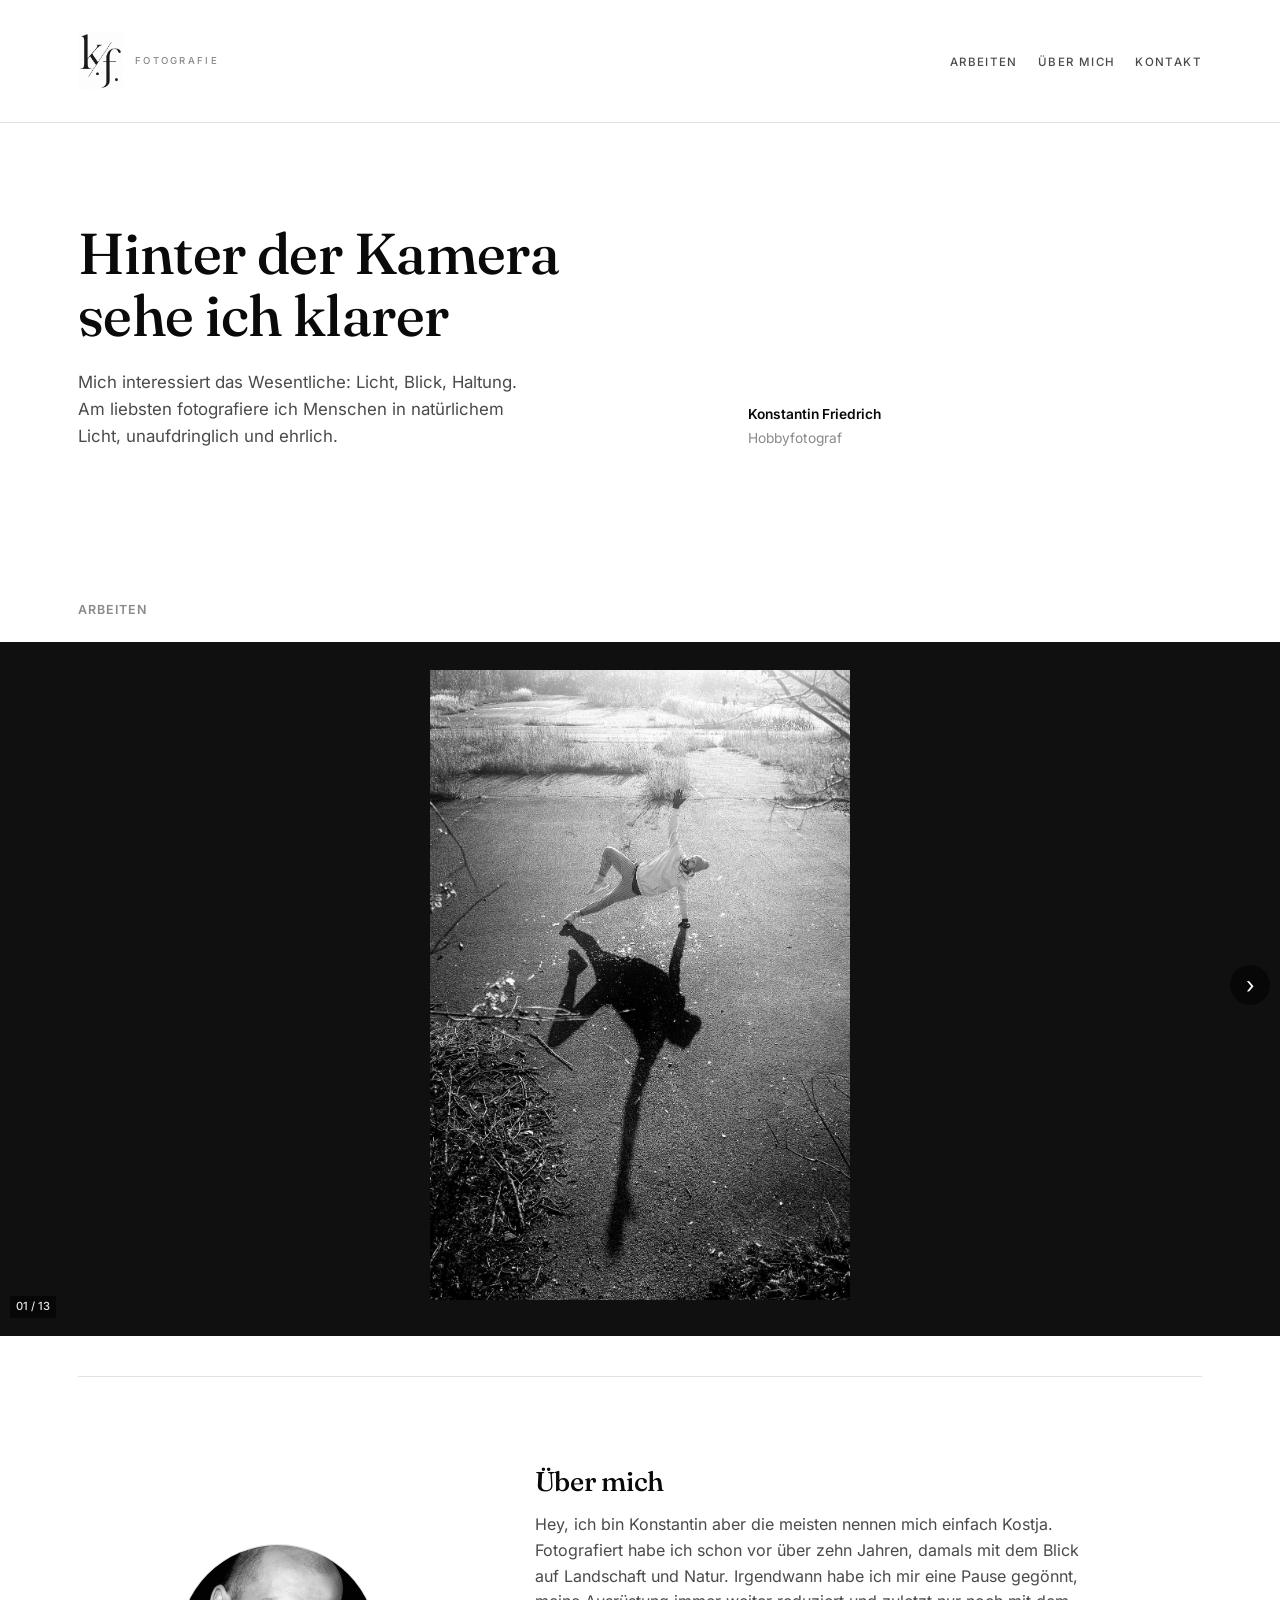
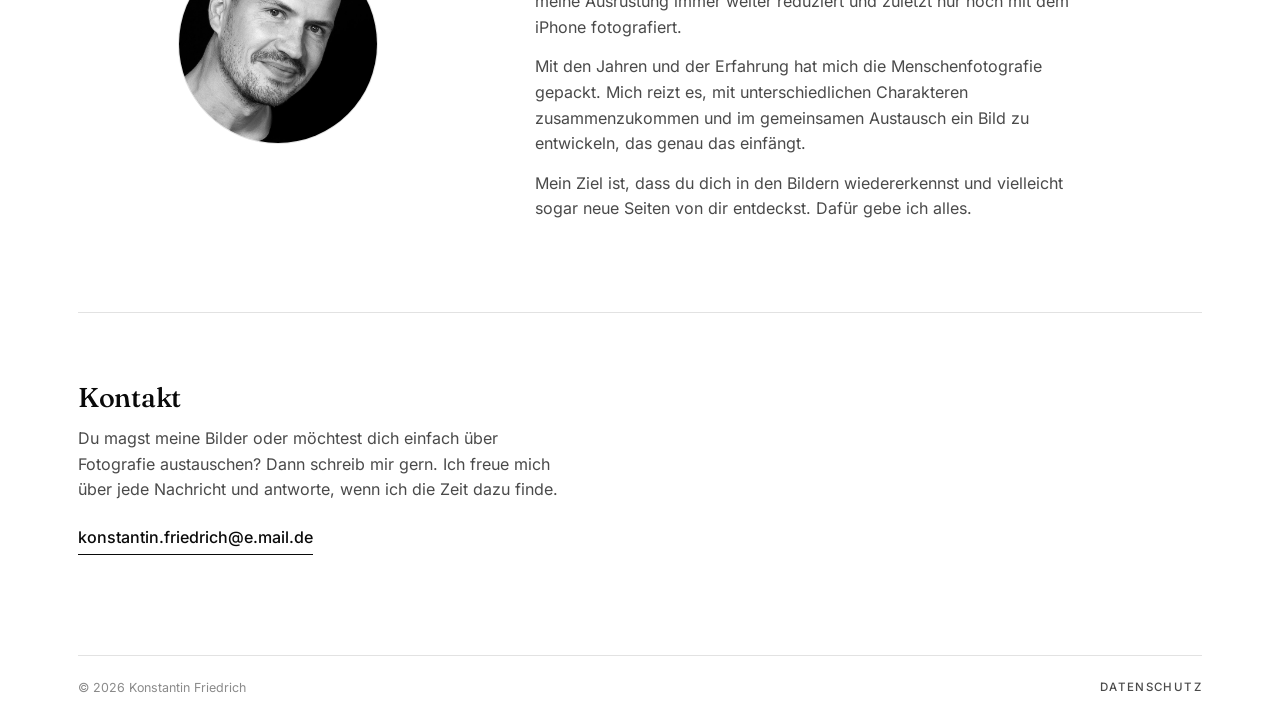
<file: index.html>
<!DOCTYPE html>
<html lang="de">
<head>
<meta charset="UTF-8">
<meta name="viewport" content="width=device-width, initial-scale=1.0">
<title>Konstantin Friedrich · Fotografie</title>
<meta name="description" content="Konstantin Friedrich, Fotografie aus Leidenschaft. Porträts in natürlichem Licht, reduziert und ehrlich.">
<link rel="preload" href="fonts/inter-latin.woff2" as="font" type="font/woff2" crossorigin>
<link rel="preload" href="fonts/fraunces-latin.woff2" as="font" type="font/woff2" crossorigin>
<link rel="icon" type="image/png" href="bilder/logo.png">
<link rel="apple-touch-icon" href="bilder/logo.png">
<link rel="stylesheet" href="styles.css">
</head>
<body>

<div class="wrap" id="top">
  <header>
    <div class="header-row">
      <a class="wordmark" href="#top" aria-label="Konstantin Friedrich Fotografie">
        <span class="wordmark-logo" aria-hidden="true"></span>
        <span class="wordmark-sub">Fotografie</span>
      </a>
      <nav>
        <ul>
          <li><a href="#arbeiten">Arbeiten</a></li>
          <li><a href="#ueber-mich">Über mich</a></li>
          <li><a href="#kontakt">Kontakt</a></li>
        </ul>
      </nav>
    </div>
  </header>

  <section class="hero">
    <div>
      <h1>Hinter der Kamera sehe ich klarer</h1>
      <p class="hero-sub">Mich interessiert das Wesentliche: Licht, Blick, Haltung. Am liebsten fotografiere ich Menschen in natürlichem Licht, unaufdringlich und ehrlich.</p>
    </div>
    <div class="hero-meta">
      <div><strong>Konstantin Friedrich</strong></div>
      <div>Hobbyfotograf</div>
    </div>
  </section>

  <section class="gallery" id="arbeiten">
    <div class="section-label">Arbeiten</div>
    <div class="carousel">
      <div class="slide" id="s01">
        <img src="bilder/01.jpg" alt="Portraitfotografie, Bild 01" loading="lazy">
        <span class="slide-tag">01 / 13</span>
        <a class="carousel-nav next" href="#s02" aria-label="Nächstes Bild">&#8250;</a>
      </div>
      <div class="slide" id="s02">
        <img src="bilder/02.jpg" alt="Portraitfotografie, Bild 02" loading="lazy">
        <span class="slide-tag">02 / 13</span>
        <a class="carousel-nav prev" href="#s01" aria-label="Vorheriges Bild">&#8249;</a>
        <a class="carousel-nav next" href="#s03" aria-label="Nächstes Bild">&#8250;</a>
      </div>
      <div class="slide" id="s03">
        <img src="bilder/03.jpg" alt="Portraitfotografie, Bild 03" loading="lazy">
        <span class="slide-tag">03 / 13</span>
        <a class="carousel-nav prev" href="#s02" aria-label="Vorheriges Bild">&#8249;</a>
        <a class="carousel-nav next" href="#s04" aria-label="Nächstes Bild">&#8250;</a>
      </div>
      <div class="slide" id="s04">
        <img src="bilder/04.jpg" alt="Portraitfotografie, Bild 04" loading="lazy">
        <span class="slide-tag">04 / 13</span>
        <a class="carousel-nav prev" href="#s03" aria-label="Vorheriges Bild">&#8249;</a>
        <a class="carousel-nav next" href="#s05" aria-label="Nächstes Bild">&#8250;</a>
      </div>
      <div class="slide" id="s05">
        <img src="bilder/05.jpg" alt="Portraitfotografie, Bild 05" loading="lazy">
        <span class="slide-tag">05 / 13</span>
        <a class="carousel-nav prev" href="#s04" aria-label="Vorheriges Bild">&#8249;</a>
        <a class="carousel-nav next" href="#s06" aria-label="Nächstes Bild">&#8250;</a>
      </div>
      <div class="slide" id="s06">
        <img src="bilder/06.jpg" alt="Portraitfotografie, Bild 06" loading="lazy">
        <span class="slide-tag">06 / 13</span>
        <a class="carousel-nav prev" href="#s05" aria-label="Vorheriges Bild">&#8249;</a>
        <a class="carousel-nav next" href="#s07" aria-label="Nächstes Bild">&#8250;</a>
      </div>
      <div class="slide" id="s07">
        <img src="bilder/07.jpg" alt="Portraitfotografie, Bild 07" loading="lazy">
        <span class="slide-tag">07 / 13</span>
        <a class="carousel-nav prev" href="#s06" aria-label="Vorheriges Bild">&#8249;</a>
        <a class="carousel-nav next" href="#s08" aria-label="Nächstes Bild">&#8250;</a>
      </div>
      <div class="slide" id="s08">
        <img src="bilder/08.jpg" alt="Portraitfotografie, Bild 08" loading="lazy">
        <span class="slide-tag">08 / 13</span>
        <a class="carousel-nav prev" href="#s07" aria-label="Vorheriges Bild">&#8249;</a>
        <a class="carousel-nav next" href="#s09" aria-label="Nächstes Bild">&#8250;</a>
      </div>
      <div class="slide" id="s09">
        <img src="bilder/09.jpg" alt="Portraitfotografie, Bild 09" loading="lazy">
        <span class="slide-tag">09 / 13</span>
        <a class="carousel-nav prev" href="#s08" aria-label="Vorheriges Bild">&#8249;</a>
        <a class="carousel-nav next" href="#s10" aria-label="Nächstes Bild">&#8250;</a>
      </div>
      <div class="slide" id="s10">
        <img src="bilder/10.jpg" alt="Portraitfotografie, Bild 10" loading="lazy">
        <span class="slide-tag">10 / 13</span>
        <a class="carousel-nav prev" href="#s09" aria-label="Vorheriges Bild">&#8249;</a>
        <a class="carousel-nav next" href="#s11" aria-label="Nächstes Bild">&#8250;</a>
      </div>
      <div class="slide" id="s11">
        <img src="bilder/11.jpg" alt="Portraitfotografie, Bild 11" loading="lazy">
        <span class="slide-tag">11 / 13</span>
        <a class="carousel-nav prev" href="#s10" aria-label="Vorheriges Bild">&#8249;</a>
        <a class="carousel-nav next" href="#s12" aria-label="Nächstes Bild">&#8250;</a>
      </div>
      <div class="slide" id="s12">
        <img src="bilder/12.jpg" alt="Portraitfotografie, Bild 12" loading="lazy">
        <span class="slide-tag">12 / 13</span>
        <a class="carousel-nav prev" href="#s11" aria-label="Vorheriges Bild">&#8249;</a>
        <a class="carousel-nav next" href="#s13" aria-label="Nächstes Bild">&#8250;</a>
      </div>
      <div class="slide" id="s13">
        <img src="bilder/13.jpg" alt="Portraitfotografie, Bild 13" loading="lazy">
        <span class="slide-tag">13 / 13</span>
        <a class="carousel-nav prev" href="#s12" aria-label="Vorheriges Bild">&#8249;</a>
      </div>
    </div>
  </section>

  <section class="about" id="ueber-mich">
    <figure class="portrait">
      <!-- Bild hier einfügen: Datei als bilder/portrait.jpg ablegen (oder src unten anpassen) -->
      <img src="bilder/portrait.jpg" alt="Konstantin Friedrich" loading="lazy">
    </figure>
    <div class="about-text">
      <h2>Über mich</h2>
      <p>Hey, ich bin Konstantin aber die meisten nennen mich einfach Kostja. Fotografiert habe ich schon vor über zehn Jahren, damals mit dem Blick auf Landschaft und Natur. Irgendwann habe ich mir eine Pause gegönnt, meine Ausrüstung immer weiter reduziert und zuletzt nur noch mit dem iPhone fotografiert.</p>
      <p>Mit den Jahren und der Erfahrung hat mich die Menschenfotografie gepackt. Mich reizt es, mit unterschiedlichen Charakteren zusammenzukommen und im gemeinsamen Austausch ein Bild zu entwickeln, das genau das einfängt.</p>
      <p>Mein Ziel ist, dass du dich in den Bildern wiedererkennst und vielleicht sogar neue Seiten von dir entdeckst. Dafür gebe ich alles.</p>
    </div>
  </section>

  <section class="contact" id="kontakt">
    <h2>Kontakt</h2>
    <p class="contact-intro">Du magst meine Bilder oder möchtest dich einfach über Fotografie austauschen? Dann schreib mir gern. Ich freue mich über jede Nachricht und antworte, wenn ich die Zeit dazu finde.</p>
    <div class="contact-links">
      <a class="email-link" data-user="konstantin.friedrich" data-domain="e.mail.de" href="#">E-Mail anzeigen</a>
    </div>
  </section>

  <footer>
    <span>© 2026 Konstantin Friedrich</span>
    <nav class="footer-links">
      <a href="datenschutz.html">Datenschutz</a>
    </nav>
  </footer>
</div>

<script src="script.js" defer></script>

</body>
</html>
</file>
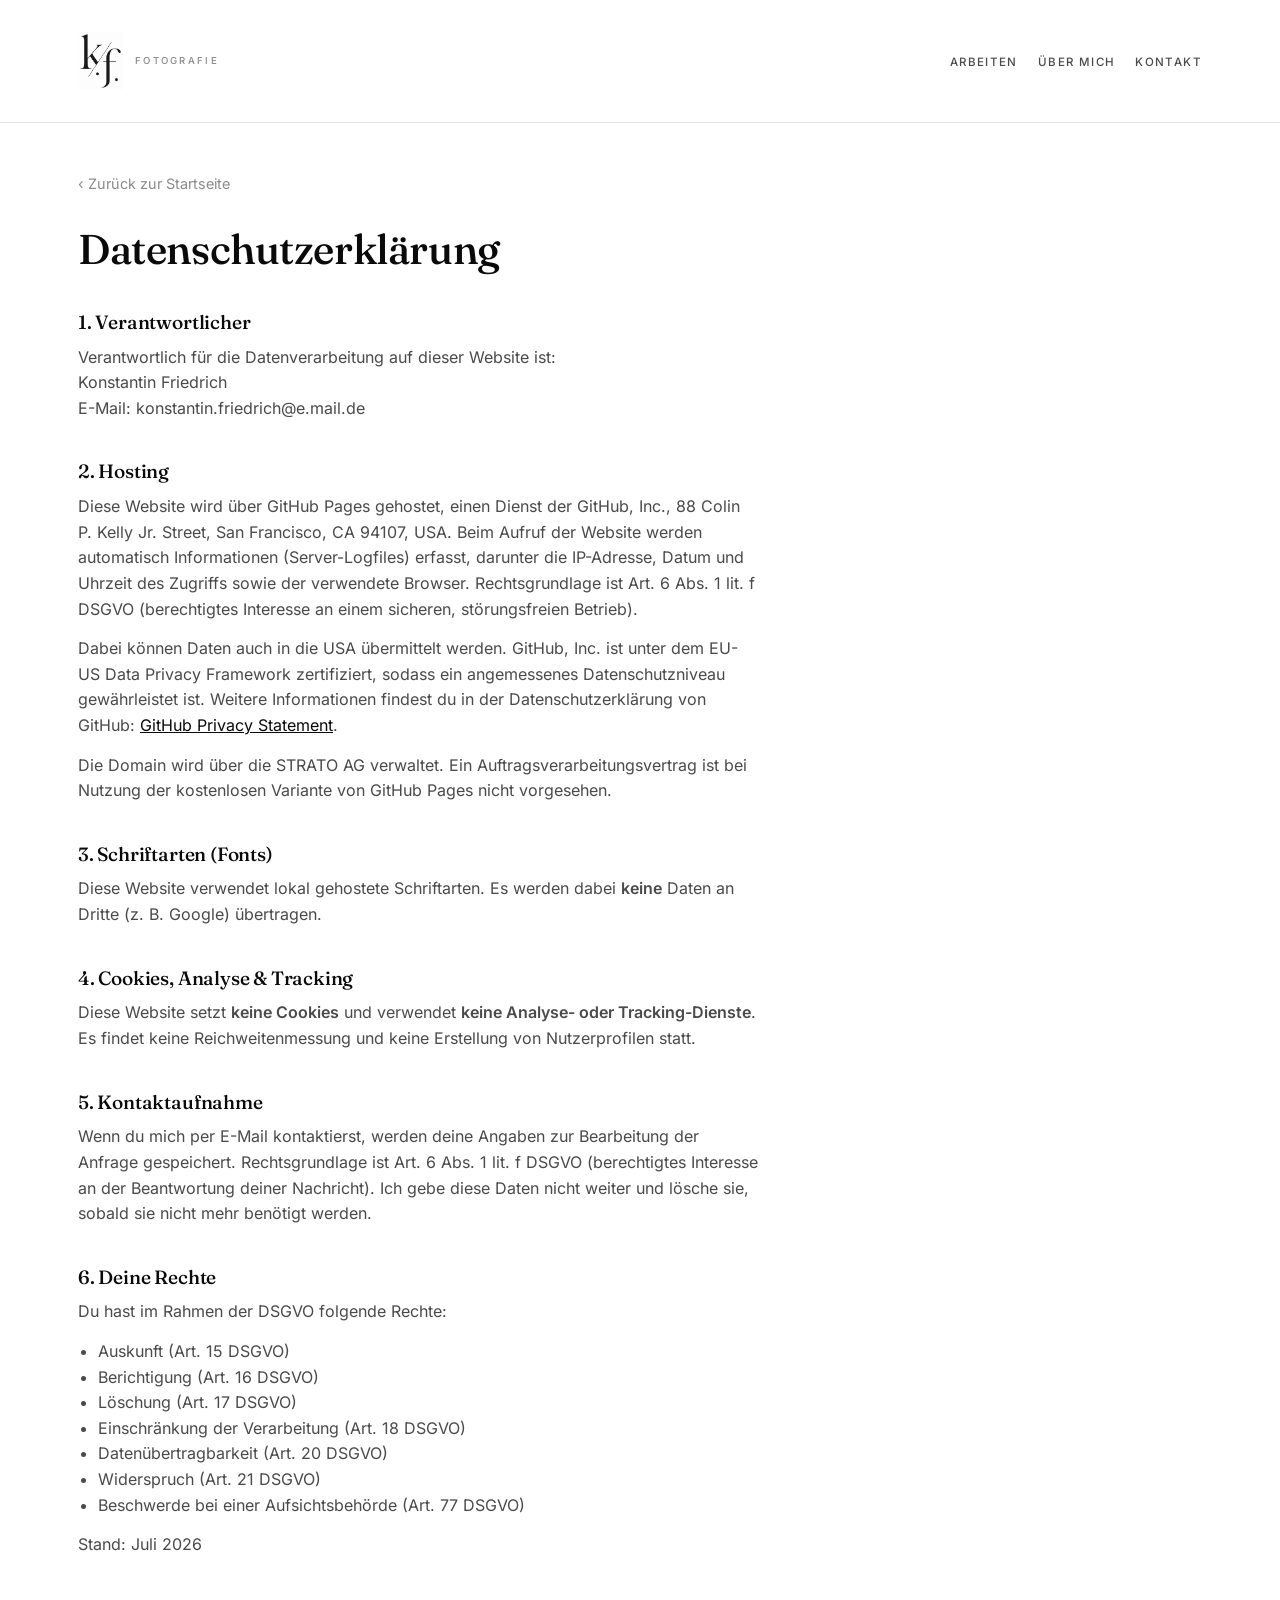
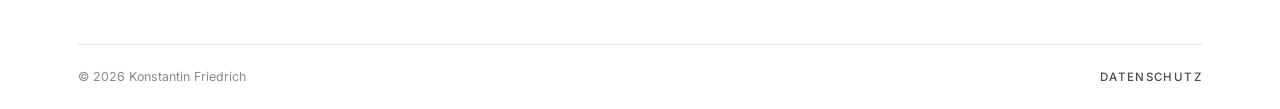
<file: datenschutz.html>
<!DOCTYPE html>
<html lang="de">
<head>
<meta charset="UTF-8">
<meta name="viewport" content="width=device-width, initial-scale=1.0">
<title>Datenschutzerklärung · Konstantin Friedrich</title>
<meta name="robots" content="noindex">
<link rel="preload" href="fonts/inter-latin.woff2" as="font" type="font/woff2" crossorigin>
<link rel="preload" href="fonts/fraunces-latin.woff2" as="font" type="font/woff2" crossorigin>
<link rel="icon" type="image/png" href="bilder/logo.png">
<link rel="apple-touch-icon" href="bilder/logo.png">
<link rel="stylesheet" href="styles.css">
</head>
<body>

<div class="wrap" id="top">
  <header>
    <div class="header-row">
      <a class="wordmark" href="index.html" aria-label="Konstantin Friedrich Fotografie">
        <span class="wordmark-logo" aria-hidden="true"></span>
        <span class="wordmark-sub">Fotografie</span>
      </a>
      <nav>
        <ul>
          <li><a href="index.html#arbeiten">Arbeiten</a></li>
          <li><a href="index.html#ueber-mich">Über mich</a></li>
          <li><a href="index.html#kontakt">Kontakt</a></li>
        </ul>
      </nav>
    </div>
  </header>

  <main class="legal">
    <a class="back" href="index.html">&#8249; Zurück zur Startseite</a>
    <h1>Datenschutzerklärung</h1>

    <h2>1. Verantwortlicher</h2>
    <p>
      Verantwortlich für die Datenverarbeitung auf dieser Website ist:<br>
      Konstantin Friedrich<br>
      E-Mail: konstantin.friedrich@e.mail.de
    </p>

    <h2>2. Hosting</h2>
    <p>
      Diese Website wird über GitHub Pages gehostet, einen Dienst der GitHub, Inc.,
      88 Colin P. Kelly Jr. Street, San Francisco, CA 94107, USA. Beim Aufruf der
      Website werden automatisch Informationen (Server-Logfiles) erfasst, darunter
      die IP-Adresse, Datum und Uhrzeit des Zugriffs sowie der verwendete Browser.
      Rechtsgrundlage ist Art. 6 Abs. 1 lit. f DSGVO (berechtigtes Interesse an
      einem sicheren, störungsfreien Betrieb).
    </p>
    <p>
      Dabei können Daten auch in die USA übermittelt werden. GitHub, Inc. ist unter
      dem EU-US Data Privacy Framework zertifiziert, sodass ein angemessenes
      Datenschutzniveau gewährleistet ist. Weitere Informationen findest du in der
      Datenschutzerklärung von GitHub:
      <a href="https://docs.github.com/de/site-policy/privacy-policies/github-general-privacy-statement" target="_blank" rel="noopener">GitHub Privacy Statement</a>.
    </p>
    <p>
      Die Domain wird über die STRATO AG verwaltet. Ein Auftragsverarbeitungsvertrag
      ist bei Nutzung der kostenlosen Variante von GitHub Pages nicht vorgesehen.
    </p>

    <h2>3. Schriftarten (Fonts)</h2>
    <p>
      Diese Website verwendet lokal gehostete Schriftarten. Es werden dabei
      <strong>keine</strong> Daten an Dritte (z. B. Google) übertragen.
    </p>

    <h2>4. Cookies, Analyse &amp; Tracking</h2>
    <p>
      Diese Website setzt <strong>keine Cookies</strong> und verwendet
      <strong>keine Analyse- oder Tracking-Dienste</strong>. Es findet keine
      Reichweitenmessung und keine Erstellung von Nutzerprofilen statt.
    </p>

    <h2>5. Kontaktaufnahme</h2>
    <p>
      Wenn du mich per E-Mail kontaktierst, werden deine Angaben zur Bearbeitung
      der Anfrage gespeichert. Rechtsgrundlage ist Art. 6 Abs. 1 lit. f DSGVO
      (berechtigtes Interesse an der Beantwortung deiner Nachricht). Ich gebe diese
      Daten nicht weiter und lösche sie, sobald sie nicht mehr benötigt werden.
    </p>

    <h2>6. Deine Rechte</h2>
    <p>Du hast im Rahmen der DSGVO folgende Rechte:</p>
    <ul>
      <li>Auskunft (Art. 15 DSGVO)</li>
      <li>Berichtigung (Art. 16 DSGVO)</li>
      <li>Löschung (Art. 17 DSGVO)</li>
      <li>Einschränkung der Verarbeitung (Art. 18 DSGVO)</li>
      <li>Datenübertragbarkeit (Art. 20 DSGVO)</li>
      <li>Widerspruch (Art. 21 DSGVO)</li>
      <li>Beschwerde bei einer Aufsichtsbehörde (Art. 77 DSGVO)</li>
    </ul>

    <p>Stand: Juli 2026</p>
  </main>

  <footer>
    <span>© 2026 Konstantin Friedrich</span>
    <nav class="footer-links">
      <a href="datenschutz.html">Datenschutz</a>
    </nav>
  </footer>
</div>

</body>
</html>
</file>
<file: styles.css>
/* Lokal gehostete Fonts (Variable Fonts, latin subset) */
@font-face {
  font-family: 'Inter';
  font-style: normal;
  font-weight: 400 600;
  font-display: swap;
  src: url("fonts/inter-latin.woff2") format("woff2");
  unicode-range: U+0000-00FF, U+0131, U+0152-0153, U+02BB-02BC, U+02C6, U+02DA, U+02DC, U+0304, U+0308, U+0329, U+2000-206F, U+20AC, U+2122, U+2191, U+2193, U+2212, U+2215, U+FEFF, U+FFFD;
}
@font-face {
  font-family: 'Fraunces';
  font-style: normal;
  font-weight: 400 600;
  font-display: swap;
  src: url("fonts/fraunces-latin.woff2") format("woff2");
  unicode-range: U+0000-00FF, U+0131, U+0152-0153, U+02BB-02BC, U+02C6, U+02DA, U+02DC, U+0304, U+0308, U+0329, U+2000-206F, U+20AC, U+2122, U+2191, U+2193, U+2212, U+2215, U+FEFF, U+FFFD;
}

:root {
  --bg: #ffffff;
  --bg-raised: #f4f4f4;
  --ink: #0a0a0a;
  --ink-soft: #4a4a4a;
  --grey: #8a8a8a;
  --line: #e2e2e2;
  --serif: 'Fraunces', Georgia, 'Times New Roman', serif;
  --sans: 'Inter', system-ui, sans-serif;
  --frame-max: 1180px;
  --gap: clamp(20px, 5vw, 56px);
}

* { box-sizing: border-box; margin: 0; padding: 0; }

html { scroll-behavior: smooth; }

body {
  background: var(--bg);
  color: var(--ink);
  font-family: var(--sans);
  font-size: 16px;
  line-height: 1.6;
  -webkit-font-smoothing: antialiased;
}

a { color: inherit; }

h1, h2, h3 {
  font-family: var(--serif);
  font-weight: 500;
  letter-spacing: -0.01em;
  line-height: 1.08;
}

.wrap {
  max-width: var(--frame-max);
  margin: 0 auto;
  padding: 0 20px;
}

/* Kicker label, reused above headings */
.kicker {
  display: block;
  font-size: 0.78rem;
  font-weight: 600;
  color: var(--grey);
  letter-spacing: 0.08em;
  text-transform: uppercase;
  margin-bottom: 14px;
}

/* Header */
header {
  /* Hintergrund + Linie über die volle Breite, Inhalt bleibt ausgerichtet */
  margin-left: calc(50% - 50vw);
  margin-right: calc(50% - 50vw);
  padding: 22px calc(50vw - 50%);
  position: sticky;
  top: 0;
  z-index: 10;
  background: var(--bg);
  border-bottom: 1px solid var(--line);
}
.header-row {
  display: flex;
  justify-content: space-between;
  align-items: center;
  gap: 16px;
  flex-wrap: wrap;
}
.wordmark {
  display: inline-flex;
  align-items: center;
  gap: 12px;
  font-family: var(--serif);
  font-size: clamp(1.2rem, 3.5vw, 1.55rem);
  font-weight: 500;
  letter-spacing: 0.01em;
  text-decoration: none;
  line-height: 1;
  color: var(--ink);
  transition: opacity 0.15s ease;
}
/* Logo monogram (white border trimmed); shown at native aspect, no upscale */
.wordmark-logo {
  display: block;
  height: 58px;
  aspect-ratio: 580 / 748;
  background: url("bilder/logo-trim.png") center / contain no-repeat;
  flex-shrink: 0;
}
.wordmark:hover, .wordmark:focus-visible { opacity: 0.6; }
/* Small "Fotografie" tag next to the name */
.wordmark-sub {
  font-family: var(--sans);
  font-size: 0.6rem;
  font-weight: 500;
  letter-spacing: 0.24em;
  text-transform: uppercase;
  color: var(--grey);
}
nav ul {
  list-style: none;
  display: flex;
  gap: 20px;
  flex-wrap: wrap;
}
nav a {
  text-decoration: none;
  font-size: 0.72rem;
  font-weight: 500;
  letter-spacing: 0.12em;
  text-transform: uppercase;
  color: var(--ink-soft);
  transition: color 0.15s ease;
}
nav a:hover, nav a:focus-visible { color: var(--ink); }

/* Hero */
.hero {
  padding: 56px 0 48px;
  display: grid;
  gap: 28px;
}
.hero h1 {
  font-size: clamp(2.1rem, 8vw, 3.6rem);
  max-width: 14ch;
}
.hero-sub {
  margin-top: 18px;
  font-size: 1.02rem;
  color: var(--ink-soft);
  max-width: 42ch;
}
.hero-meta {
  font-size: 0.86rem;
  color: var(--grey);
  line-height: 1.7;
}
.hero-meta strong { color: var(--ink); font-weight: 600; }

/* Gallery */
.gallery {
  padding: 44px 0 32px;
}
.section-label {
  font-size: 0.78rem;
  font-weight: 600;
  color: var(--grey);
  letter-spacing: 0.08em;
  text-transform: uppercase;
  margin-bottom: 22px;
}
.carousel {
  display: flex;
  overflow-x: auto;
  scroll-snap-type: x mandatory;
  -webkit-overflow-scrolling: touch;
  gap: 16px;
  padding-bottom: 8px;
  scrollbar-width: none;
  /* Randlos: Bilderstreifen über die volle Viewport-Breite, durchgehend schwarz */
  background: #101010;
  margin-left: calc(50% - 50vw);
  margin-right: calc(50% - 50vw);
}
.carousel::-webkit-scrollbar {
  display: none;
}
.slide {
  flex: 0 0 100%;
  scroll-snap-align: center;
  position: relative;
  background: #101010;
  display: flex;
  align-items: center;
  justify-content: center;
  padding: 28px 0;
}
.slide img {
  display: block;
  width: 100%;
  max-height: 70vh;
  object-fit: contain;
}
.slide-tag {
  position: absolute;
  bottom: 10px;
  left: 10px;
  font-size: 0.7rem;
  font-weight: 500;
  color: #e5e5e5;
  background: rgba(0, 0, 0, 0.55);
  padding: 2px 6px;
}
.carousel-nav {
  position: absolute;
  top: 50%;
  transform: translateY(-50%);
  width: 40px;
  height: 40px;
  display: flex;
  align-items: center;
  justify-content: center;
  border-radius: 50%;
  background: rgba(0, 0, 0, 0.55);
  color: #fff;
  font-size: 1.4rem;
  line-height: 1;
  text-decoration: none;
  transition: background 0.15s ease;
}
.carousel-nav:hover, .carousel-nav:focus-visible {
  background: rgba(0, 0, 0, 0.8);
}
.carousel-nav.prev { left: 10px; }
.carousel-nav.next { right: 10px; }

/* About */
.about {
  padding: 56px 0;
  border-top: 1px solid var(--line);
}
.about h2 {
  font-size: clamp(1.4rem, 4vw, 1.7rem);
}
.about p {
  color: var(--ink-soft);
  max-width: 56ch;
  margin-top: 16px;
}
.about p + p { margin-top: 14px; }

/* Portrait */
.portrait {
  margin: 0 auto 28px;
  background: var(--bg-raised);
  border: 1px solid var(--line);
  aspect-ratio: 1 / 1;
  width: 160px;
  max-width: 100%;
  border-radius: 50%;
  overflow: hidden;
}
.portrait img {
  display: block;
  width: 100%;
  height: 100%;
  object-fit: cover;
  object-position: center center;
  transform: scaleX(-1);
}

/* Contact */
.contact {
  padding: 56px 0 64px;
  border-top: 1px solid var(--line);
}
.contact h2 { font-size: clamp(1.4rem, 4vw, 1.7rem); margin-bottom: 14px; }
.contact-intro {
  color: var(--ink-soft);
  max-width: 50ch;
}
.contact-links {
  display: flex;
  gap: 28px;
  flex-wrap: wrap;
  margin-top: 22px;
}
.contact-links a {
  text-decoration: none;
  font-size: 1rem;
  font-weight: 500;
  border-bottom: 1px solid var(--ink);
  padding-bottom: 3px;
  transition: opacity 0.15s ease;
}
.contact-links a:hover, .contact-links a:focus-visible {
  opacity: 0.6;
}

/* Footer */
footer {
  padding: 22px 0;
  display: flex;
  justify-content: space-between;
  align-items: center;
  font-size: 0.78rem;
  color: var(--grey);
  flex-wrap: wrap;
  gap: 10px;
  border-top: 1px solid var(--line);
}
.footer-links {
  display: flex;
  gap: 20px;
}
.footer-links a {
  text-decoration: none;
  transition: color 0.15s ease;
}
.footer-links a:hover, .footer-links a:focus-visible { color: var(--ink); }

/* Legal / Rechtstext-Seiten */
.legal {
  padding: 48px 0 72px;
  max-width: 68ch;
}
.legal h1 { font-size: clamp(1.8rem, 5vw, 2.6rem); margin-bottom: 8px; }
.legal h2 {
  font-size: 1.2rem;
  margin: 40px 0 12px;
}
.legal p, .legal ul { color: var(--ink-soft); margin-bottom: 14px; }
.legal ul { padding-left: 20px; }
.legal a { color: var(--ink); }
.legal .back {
  display: inline-block;
  margin-bottom: 32px;
  font-size: 0.9rem;
  color: var(--grey);
  text-decoration: none;
}
.legal .back:hover, .legal .back:focus-visible { color: var(--ink); }

/* Narrow / mobile: hide the "Fotografie" tag so the header stays on one line */
@media (max-width: 560px) {
  .wordmark-sub { display: none; }
  header { padding: 12px calc(50vw - 50%); }
  .wordmark-logo { height: 40px; }
}

/* Tablet and up */
@media (min-width: 640px) {
  .wrap { padding: 0 28px; }
}

/* Desktop */
@media (min-width: 1000px) {
  header { padding: 32px calc(50vw - 50%); }
  .hero {
    padding: 100px 0 90px;
    grid-template-columns: 1.15fr 0.85fr;
    gap: var(--gap);
    align-items: end;
  }
  .hero-sub { margin-top: 22px; font-size: 1.05rem; }
  .gallery { padding: 60px 0 40px; }
  .about {
    padding: 90px 0;
    display: grid;
    grid-template-columns: 0.75fr 1.25fr;
    gap: var(--gap);
    align-items: start;
  }
  .portrait { margin: 0 auto; width: 200px; justify-self: center; align-self: center; }
  .contact { padding: 70px 0 100px; }
}

@media (prefers-reduced-motion: reduce) {
  html { scroll-behavior: auto; }
}
</file>
